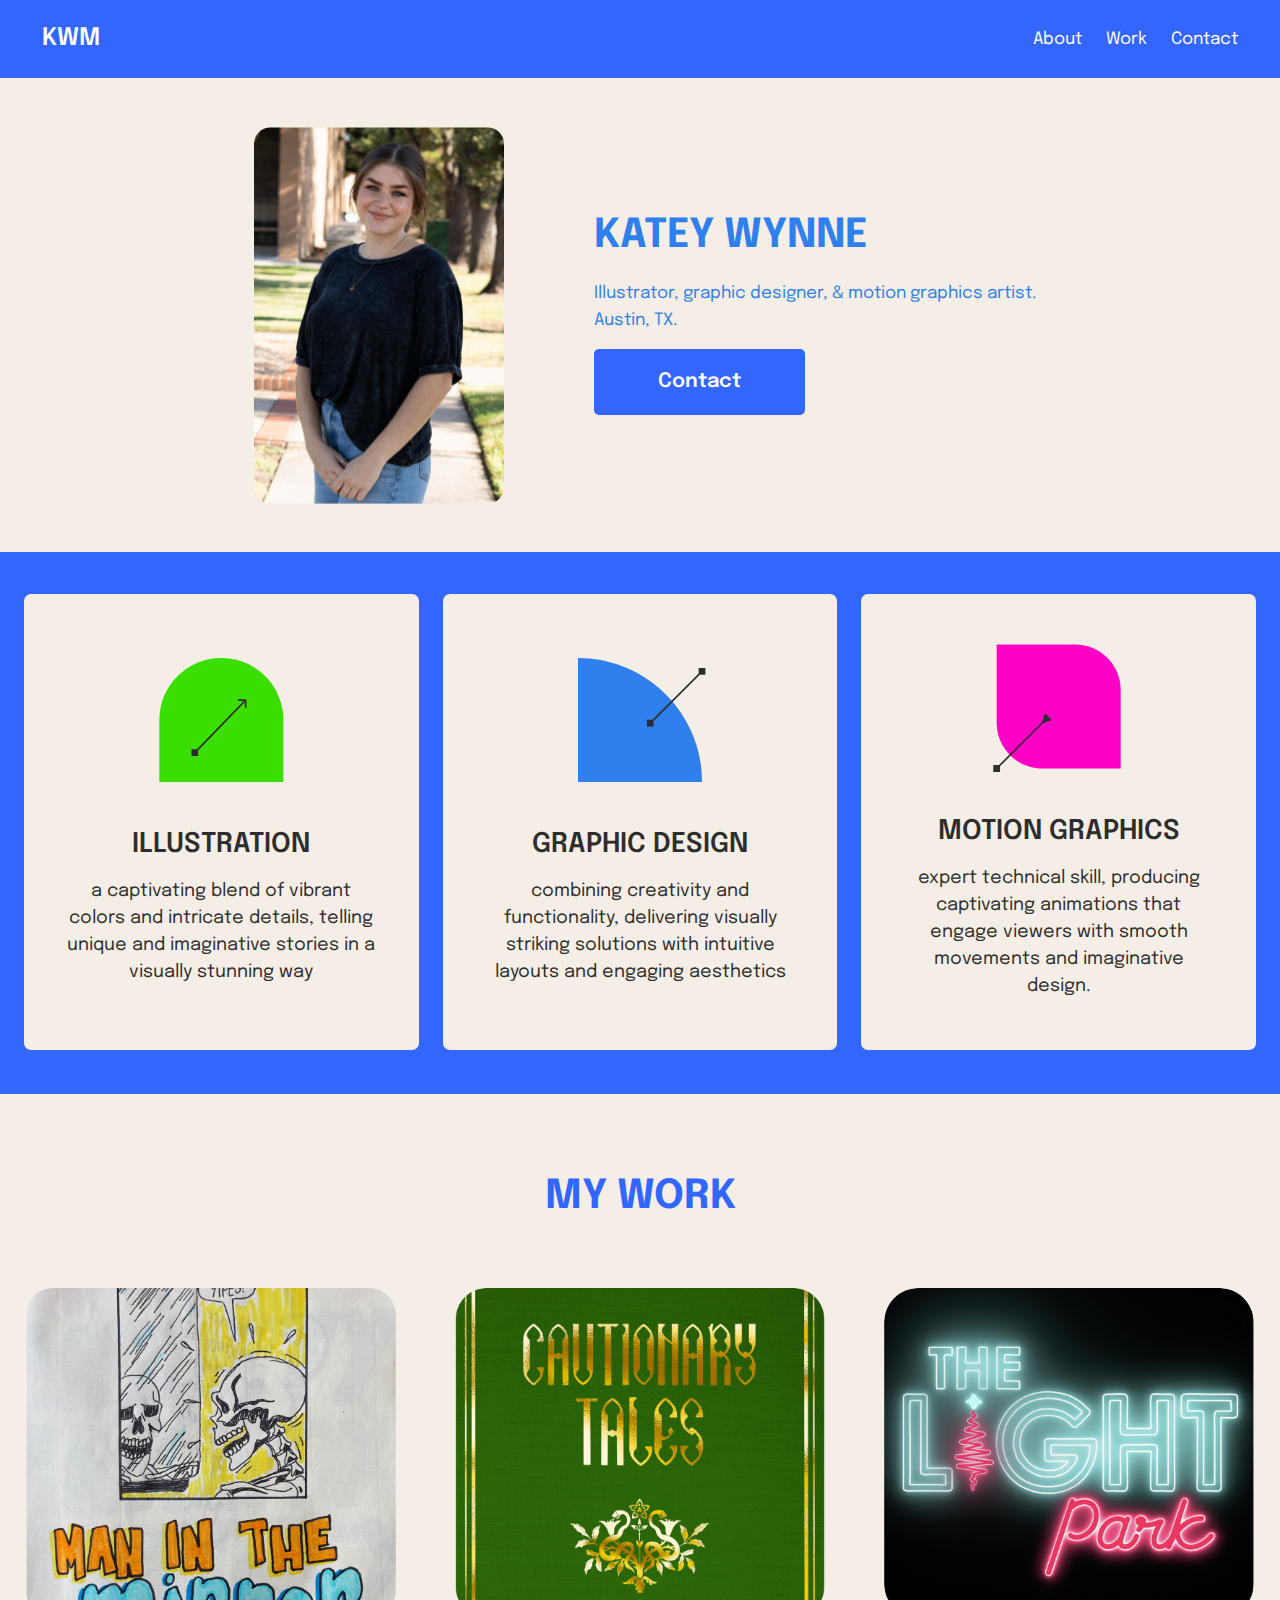
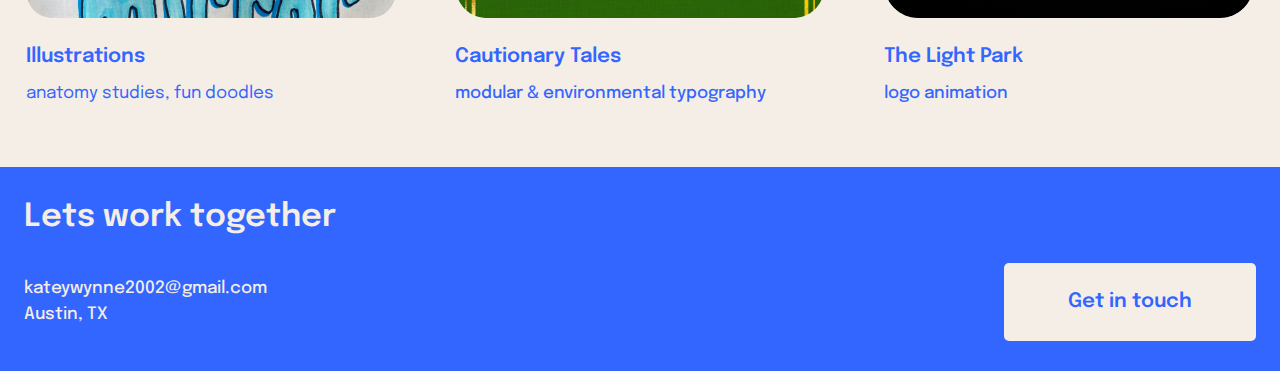
<file: index.html>
<html>
<head>
  <title>KATEY WYNNE</title>
  <meta charset="UTF-8">
  <meta name="viewport" content="width=device-width, initial-scale=1.0">
  <meta http-equiv="X-UA-Compatible" content="ie=edge">
  <title>KATEY WYNNE</title>
  <link rel="stylesheet" href="./assets/styles/style.css">	
  <link rel="stylesheet" href="./assets/styles/vars.css">	
  <link rel="preconnect" href="https://fonts.googleapis.com">
  <link rel="preconnect" href="https://fonts.gstatic.com" crossorigin>
  <link href="https://fonts.googleapis.com/css2?family=Epilogue:ital,wght@0,400;0,500;0,600;0,700;1,400;1,500;1,600;1,700&display=swap" rel="stylesheet">
</head>
<body>
<div class="page">
  <div class="navigation">
    <a href="./index.html" class="kwm">KWM</a>
    <div class="menu-items">
      <a href="./about.html" class="about">About</a>
      <a href="./work.html" class="work">Work</a>
      <a href="mailto:kateywynne2002@gmail.com" class="contact">Contact</a>
    </div>
  </div>
 <div class="header-section">
    <div class="header-section2">
      <img class="_2-u-6-a-3682-1" src="./assets/images/katey.png" />
      <div class="header-content">
        <div class="title-subtitle">
          <div class="katey-wynne">KATEY WYNNE</div>
          <div
            class="illustrator-graphic-designer-motion-graphics-artist-austin-tx"
          >
            Illustrator, graphic designer, &amp; motion graphics artist.<br />Austin,
            TX.
          </div>
        </div>
        <a href="mailto:kateywynne2002@gmail" class="button">
	<span class="contact2">Contact</span>      	
</a>
	</div>
    </div>
  </div>
  <div class="skills-section">
    <div class="cards-section">
      <div class="skills-card">
        <svg
          class="skills-card-icon"
          width="125"
          height="124"
          viewBox="0 0 125 124"
          fill="none"
          xmlns="http://www.w3.org/2000/svg"
        >
          <path
            d="M0.333252 62.0001C0.333252 27.7584 28.0916 0 62.3333 0C96.575 0 124.333 27.7584 124.333 62.0001V124H0.333252V62.0001Z"
            fill="#3ADF00"
          />
          <path
            d="M32.5018 98.0559L39.1 98.0559L39.1 91.2278L32.5018 91.2278L32.5018 98.0559ZM87.4351 42.0452C87.4351 41.5834 87.0733 41.209 86.627 41.209L79.354 41.209C78.9077 41.209 78.5459 41.5834 78.5459 42.0452C78.5459 42.5071 78.9077 42.8815 79.354 42.8815L85.8189 42.8815L85.8189 49.5716C85.8189 50.0335 86.1807 50.4079 86.627 50.4079C87.0733 50.4079 87.4351 50.0335 87.4351 49.5716L87.4351 42.0452ZM36.3723 95.2332L87.1984 42.6366L86.0556 41.4539L35.2295 94.0505L36.3723 95.2332Z"
            fill="#2D2D2D"
          />
        </svg>

        <div class="title-description">
          <div class="title">ILLUSTRATION</div>
          <div
            class="this-is-a-template-figma-file-turned-into-code-using-anima-learn-more-at-anima-app-com"
          >
            a captivating blend of vibrant colors and intricate details, telling
            unique and imaginative stories in a visually stunning way
          </div>
        </div>
      </div>
      <div class="skills-card">
        <svg
          class="skills-card-icon2"
          width="124"
          height="124"
          viewBox="0 0 124 124"
          fill="none"
          xmlns="http://www.w3.org/2000/svg"
        >
          <path
            d="M-0.00012207 0C68.4832 0 124 55.5167 124 124H-0.00012207V0Z"
            fill="#2F80ED"
          />
          <path
            d="M68.8635 68.5748L75.615 68.5748L75.615 61.8234L68.8635 61.8234L68.8635 68.5748ZM127.376 10.0627L120.624 10.0627L120.624 16.8142L127.376 16.8142L127.376 10.0627ZM72.824 65.7838L124.585 14.0231L123.415 12.8538L71.6546 64.6144L72.824 65.7838Z"
            fill="#2D2D2D"
          />
        </svg>

        <div class="title-description">
          <div class="title">GRAPHIC DESIGN</div>
          <div
            class="this-is-a-template-figma-file-turned-into-code-using-anima-learn-more-at-anima-app-com"
          >
            combining creativity and functionality, delivering visually striking
            solutions with intuitive layouts and engaging aesthetics
          </div>
        </div>
      </div>
      <div class="skills-card2">
        <svg
          class="skills-card-icon3"
          width="125"
          height="125"
          viewBox="0 0 125 125"
          fill="none"
          xmlns="http://www.w3.org/2000/svg"
        >
          <path
            d="M0.666748 0.5H79.1882C104.305 0.5 124.667 20.8614 124.667 45.9785V124.5H46.1453C21.0282 124.5 0.666748 104.138 0.666748 79.0213V0.5Z"
            fill="#FF00C7"
          />
          <path
            d="M-2.70899 127.876L4.04248 127.876L4.04248 121.124L-2.70899 121.124L-2.70899 127.876ZM47.1651 79.1712L55.8031 76.1153L49.0516 69.3638L45.9957 78.0018L47.1651 79.1712ZM1.25144 125.085L47.7498 78.5865L46.5804 77.4171L0.0820537 123.915L1.25144 125.085Z"
            fill="#2D2D2D"
          />
        </svg>

        <div class="title-description">
          <div class="title">MOTION GRAPHICS</div>
          <div
            class="this-is-a-template-figma-file-turned-into-code-using-anima-learn-more-at-anima-app-com"
          >
            expert technical skill, producing captivating animations that engage
            viewers with smooth movements and imaginative design.
          </div>
        </div>
      </div>
    </div>
  </div>
  <div class="gallery-section">
    <div class="gallery-section2">
      <div class="latest-work">MY WORK</div>
      <div class="cards-section2">
        <div class="gallery-card">
          <img class="image" src="./assets/images/work_1.png" />
          <div class="title-description2">
            <div class="project-title">Illustrations</div>
            <div class="ui-art-drection">anatomy studies, fun doodles</div>
          </div>
        </div>
        <div class="component-9">
          <img class="image2" src="./assets/images/work_2.png" />
          <div class="title-description2">
            <div class="project-title">Cautionary Tales</div>
            <div class="ui-art-drection2">
              modular &amp; environmental typography
            </div>
          </div>
        </div>
        <div class="component-10">
          <img class="image3" src="./assets/images/work_3.png" />
          <div class="title-description2">
            <div class="project-title">The Light Park</div>
            <div class="ui-art-drection2">logo animation</div>
          </div>
        </div>
      </div>
    </div>
  </div>
  <div class="contact-section">
    <div class="lets-work-together">Lets work together</div>
    <div class="contact-section-content">
      <div class="contact-info">
        <div class="title-description3">
          <div
            class="contact-details"
          >
            kateywynne2002@gmail.com<br />Austin, TX
          </div>
        </div>
      </div>
      <div class="contact-form">
        <a href="mailto:kateywynne2002@gmail" class="button2">
          <div class="contact3">Get in touch</div>
        </a>
      </div>
    </div>
  </div>
</div>
</body>
</html>
</file>
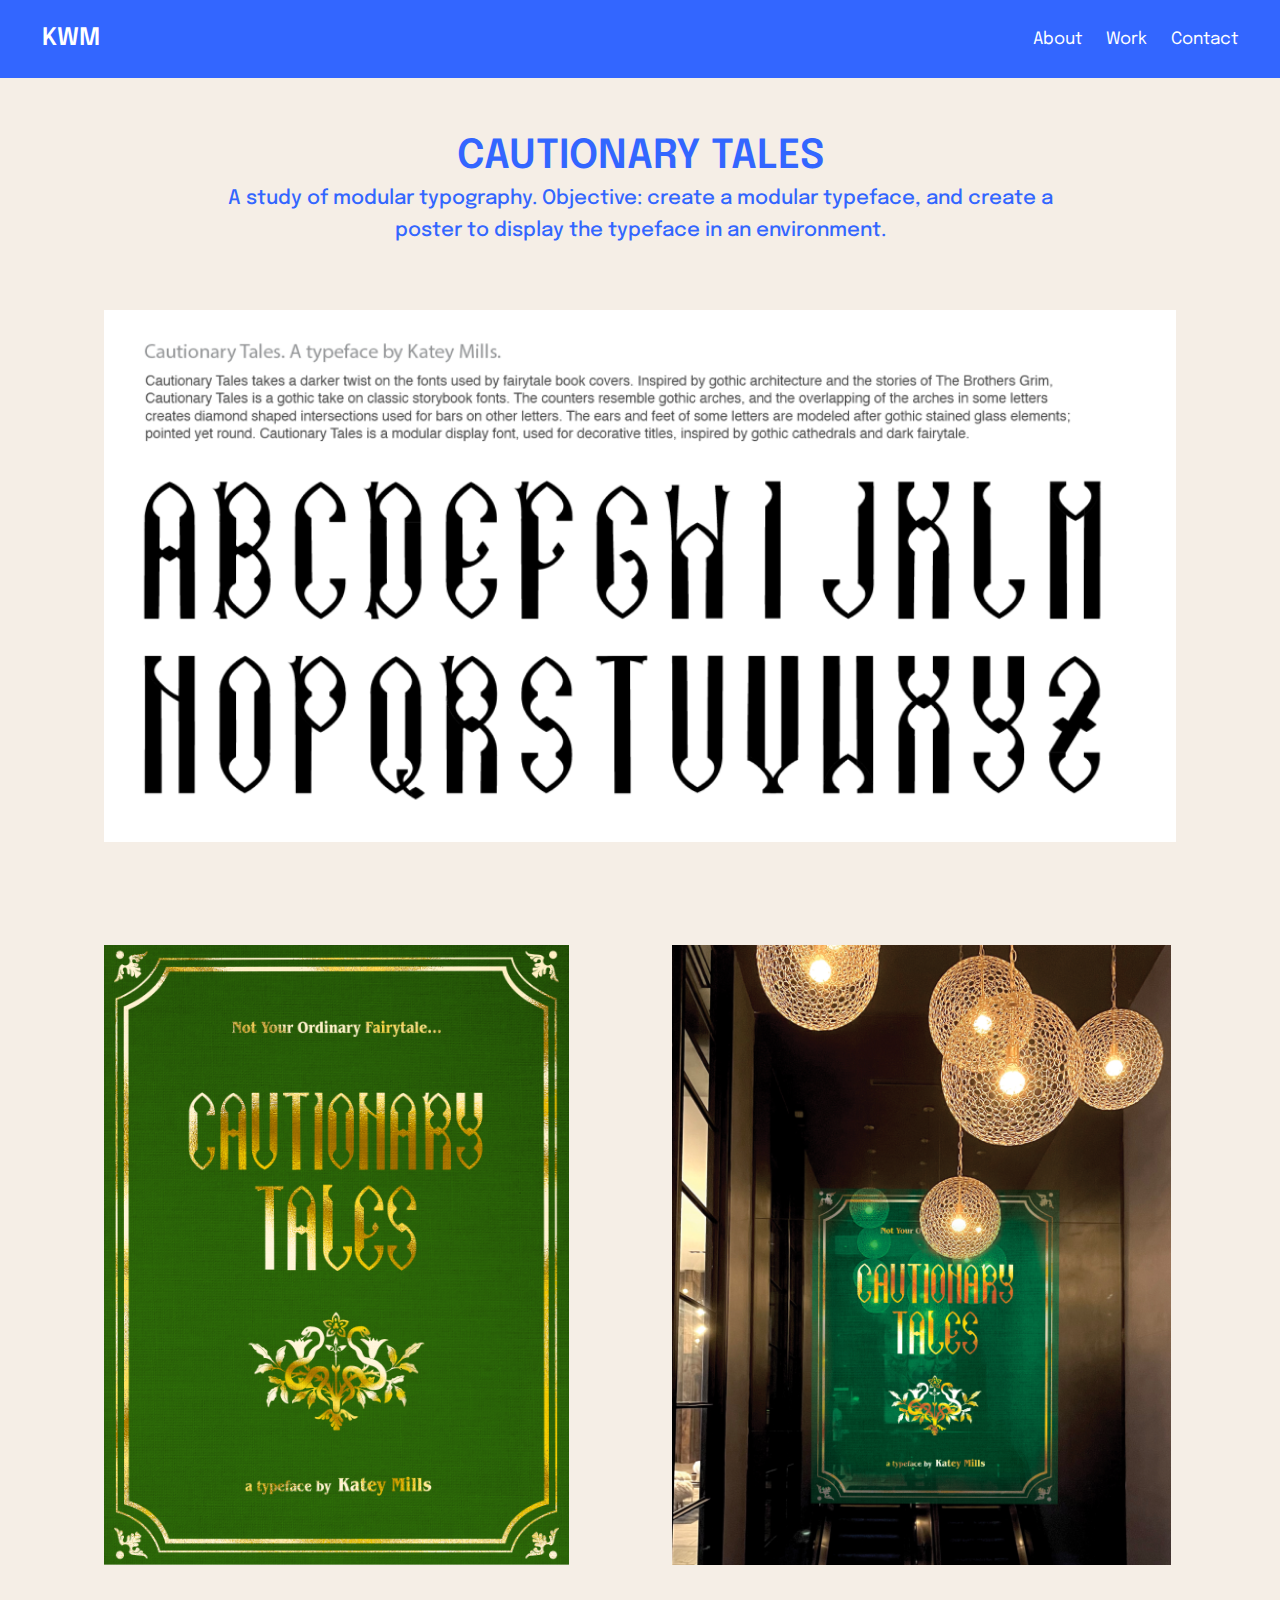
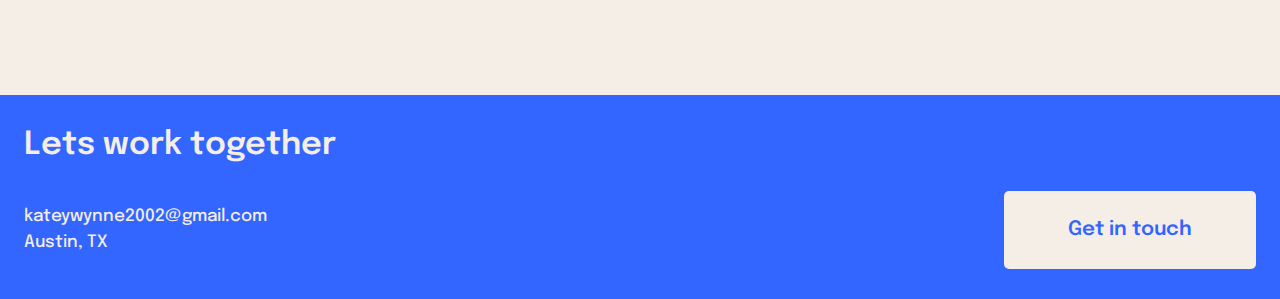
<file: work.html>
<html><head>
  <title>KATEY WYNNE</title>
  <meta charset="UTF-8">
  <meta name="viewport" content="width=device-width, initial-scale=1.0">
  <meta http-equiv="X-UA-Compatible" content="ie=edge">
  <title>KATEY WYNNE</title>
  <link rel="stylesheet" href="./assets/styles/style.css">
  <link rel="stylesheet" href="./assets/styles/vars.css">
  <link rel="preconnect" href="https://fonts.googleapis.com">
  <link rel="preconnect" href="https://fonts.gstatic.com" crossorigin="">
  <link href="https://fonts.googleapis.com/css2?family=Epilogue:ital,wght@0,400;0,500;0,600;0,700;1,400;1,500;1,600;1,700&amp;display=swap" rel="stylesheet">
</head>
<body>
<div class="page">
  <div class="navigation">
    <a href="./index.html" class="kwm">KWM</a>
    <div class="menu-items">
      <a href="./about.html" class="about">About</a>
      <a href="./work.html" class="work">Work</a>
      <a href="mailto:kateywynne2002@gmail.com" class="contact">Contact</a>
    </div>
  </div>
  <div class="work-blurb">
  <div class="work-blurb-title">CAUTIONARY TALES</div>
    <div
      class="work-blurb-description"
    >
      A study of modular typography. Objective: create a modular typeface, and
      create a poster to display the typeface in an environment.
    </div>
  </div> 
  <div class="image-container">
    <img
      class="mills-katey-arts-304-modular-type-1"
      src="./assets/images/cautionary_tales_1.png"
    />
    <img
      class="mills-katey-arts-304-environmental-type-poster-1"
      src="./assets/images/cautionary_tales_2.png"
    />
    <img
      class="mills-katey-arts-304-environmental-type-2-1"
      src="./assets/images/cautionary_tales_3.png"
    />
  </div>
  <div class="contact-section">
    <div class="lets-work-together">Lets work together</div>
    <div class="contact-section-content">
      <div class="contact-info">
        <div class="title-description3">
          <div class="contact-details">
            kateywynne2002@gmail.com<br>Austin, TX
          </div>
        </div>
      </div>
      <div class="contact-form">
        <a href="mailto:kateywynne2002@gmail" class="button2">
          <div class="contact3">Get in touch</div>
        </a>
      </div>
    </div>
  </div>
</div>
</body>
</html>
</file>
<file: assets/styles/style.css>
html, body {
  margin: 0;
  padding: 0;
  background: #F5EEE6;
  font-family: 'Epilogue', sans-serif;
}
a {
  text-decoration: none;
}
.page,
.page * {
  box-sizing: border-box;
}
.page {
  background: #f5eee6;
  display: flex;
  flex-direction: column;
  gap: 0px;
  align-items: center;
  justify-content: flex-start;
}
.navigation {
  background: #3366ff;
  padding: 24px 42px 24px 42px;
  display: flex;
  flex-direction: row;
  align-items: center;
  justify-content: space-between;
  flex-wrap: wrap;
  flex-shrink: 0;
  width: 100%;
  position: relative;
}
.kwm {
  color: #ffffff;
  text-align: left;
  font: 600 24px/30px "Epilogue", sans-serif;
  position: relative;
  width: 64px;
  display: flex;
  align-items: center;
  justify-content: flex-start;
}
.menu-items {
  display: flex;
  flex-direction: row;
  gap: 24px;
  align-items: flex-start;
  justify-content: flex-end;
  flex-shrink: 0;
  position: relative;
}
.about {
  color: var(--white, #ffffff);
  text-align: left;
  font: var(--bodytext, 400 17px/27px "Epilogue", sans-serif);
  position: relative;
  display: flex;
  align-items: center;
  justify-content: flex-start;
}
.work {
  color: var(--white, #ffffff);
  text-align: left;
  font: var(--bodytext, 400 17px/27px "Epilogue", sans-serif);
  position: relative;
  display: flex;
  align-items: center;
  justify-content: flex-start;
}
.contact {
  color: var(--white, #ffffff);
  text-align: left;
  font: var(--bodytext, 400 17px/27px "Epilogue", sans-serif);
  position: relative;
  display: flex;
  align-items: center;
  justify-content: flex-start;
}
.contact-details {
  color: #f5eee6;
  text-align: left;
  font: 500 17px/26px "Epilogue", sans-serif;
  position: relative;
  align-self: stretch;
}
.header-section {
  display: flex;
  flex-direction: row;
  gap: 0px;
  align-items: flex-start;
  justify-content: flex-start;
  flex-shrink: 0;
  position: relative;
}
.header-section2 {
  background: #f5eee6;
  padding: 42px 180px 42px 254px;
  display: flex;
  flex-direction: row;
  gap: 90px;
  align-items: center;
  justify-content: flex-start;
  flex-wrap: wrap;
  flex-shrink: 0;
  width: 1280px;
  height: 474px;
  position: relative;
}
._2-u-6-a-3682-1 {
  border-radius: 16px;
  flex-shrink: 0;
  width: 250px;
  height: 377px;
  position: relative;
}
.header-content {
  padding: 21px 0px 21px 0px;
  display: flex;
  flex-direction: column;
  align-items: flex-start;
  justify-content: center;
  flex: 1;
  height: 272px;
  min-width: 320px;
  max-width: 620px;
  position: relative;
}
.title-subtitle {
  display: flex;
  flex-direction: column;
  gap: 24px;
  align-items: flex-start;
  justify-content: flex-start;
  align-self: stretch;
  flex-shrink: 0;
  height: 151px;
  position: relative;
}
.katey-wynne {
  color: var(--blue-1, #2f80ed);
  text-align: left;
  font: 700 40px "Epilogue", sans-serif;
  position: relative;
  align-self: stretch;
  display: flex;
  align-items: center;
  justify-content: flex-start;
}
.illustrator-graphic-designer-motion-graphics-artist-austin-tx {
  color: var(--blue-1, #2f80ed);
  text-align: left;
  font: var(--bodytext, 400 17px/27px "Epilogue", sans-serif);
  position: relative;
  align-self: stretch;
  height: 59px;
}
.button {
  margin: -17px 0 0 0;
  background: #3366ff;
  border-radius: 5px;
  padding: 24px 64px 24px 64px;
  display: flex;
  flex-direction: row;
  gap: 10px;
  align-items: center;
  justify-content: center;
  flex-shrink: 0;
  width: 211px;
  height: 66px;
  position: relative;
}
.contact2 {
  color: var(--white, #ffffff);
  text-align: center;
  font: 600 20px/30px "Epilogue", sans-serif;
  position: relative;
  display: flex;
  align-items: center;
  justify-content: center;
}
.skills-section {
  background: #3366ff;
  padding: 42px 24px 42px 24px;
  display: flex;
  flex-direction: column;
  gap: 42px;
  align-items: center;
  justify-content: flex-start;
  flex-shrink: 0;
  width: 1280px;
  position: relative;
  overflow: hidden;
}
.cards-section {
  display: flex;
  flex-direction: row;
  gap: 24px;
  align-items: flex-start;
  justify-content: flex-start;
  flex-wrap: wrap;
  align-self: stretch;
  flex-shrink: 0;
  height: 458px;
  position: relative;
}
.skills-card {
  background: #f5eee6;
  border-radius: 7px;
  padding: 64px 42px 64px 42px;
  display: flex;
  flex-direction: column;
  gap: 42px;
  align-items: center;
  justify-content: center;
  flex: 1;
  min-width: 320px;
  position: relative;
}
.skills-card-icon {
  flex-shrink: 0;
  position: relative;
  overflow: visible;
}
.title-description {
  display: flex;
  flex-direction: column;
  gap: 12px;
  align-items: flex-start;
  justify-content: flex-start;
  align-self: stretch;
  flex-shrink: 0;
  position: relative;
}
.title {
  color: var(--black, #2d2d2d);
  text-align: center;
  font: var(--h-3, 600 27px/42px "Epilogue", sans-serif);
  position: relative;
  align-self: stretch;
  height: 42px;
}
.this-is-a-template-figma-file-turned-into-code-using-anima-learn-more-at-anima-app-com {
  color: var(--black, #2d2d2d);
  text-align: center;
  font: 400 18px/27px "Epilogue", sans-serif;
  position: relative;
  align-self: stretch;
}
.skills-card-icon2 {
  flex-shrink: 0;
  position: relative;
  overflow: visible;
}
.skills-card2 {
  background: #f5eee6;
  border-radius: 7px;
  padding: 64px 42px 64px 42px;
  display: flex;
  flex-direction: column;
  gap: 42px;
  align-items: center;
  justify-content: center;
  flex: 1;
  height: 456px;
  min-width: 320px;
  position: relative;
}
.skills-card-icon3 {
  flex-shrink: 0;
  position: relative;
  overflow: visible;
}
.gallery-section {
  display: flex;
  flex-direction: column;
  gap: 0px;
  align-items: flex-start;
  justify-content: flex-start;
  flex-shrink: 0;
  width: 1277px;
  height: 673px;
  position: relative;
}
.gallery-section2 {
  background: #f5eee6;
  padding: 80px 24px 80px 24px;
  display: flex;
  flex-direction: column;
  gap: 68px;
  align-items: center;
  justify-content: flex-start;
  align-self: stretch;
  flex-shrink: 0;
  position: relative;
  overflow: hidden;
}
.latest-work {
  color: #3366ff;
  text-align: center;
  font: 700 40px/45.5px "Epilogue", sans-serif;
  position: relative;
}
.cards-section2 {
  border-radius: 7px;
  display: flex;
  flex-direction: row;
  gap: 59px;
  align-items: center;
  justify-content: center;
  flex-wrap: wrap;
  align-self: stretch;
  flex-shrink: 0;
  position: relative;
}
.gallery-card {
  display: flex;
  flex-direction: column;
  gap: 24px;
  align-items: flex-start;
  justify-content: flex-start;
  flex: 1;
  min-width: 320px;
  position: relative;
}
.image {
  border-radius: 26px;
  align-self: stretch;
  flex-shrink: 0;
  height: 330px;
  position: relative;
}
.title-description2 {
  display: flex;
  flex-direction: column;
  gap: 8px;
  align-items: flex-start;
  justify-content: flex-start;
  align-self: stretch;
  flex-shrink: 0;
  position: relative;
}
.project-title {
  color: #3366ff;
  text-align: left;
  font: var(--subtitle, 600 20px/30px "Epilogue", sans-serif);
  position: relative;
  align-self: stretch;
}
.ui-art-drection {
  color: #3366ff;
  text-align: left;
  font: var(--bodytext, 400 17px/27px "Epilogue", sans-serif);
  position: relative;
  align-self: stretch;
}
.component-9 {
  display: flex;
  flex-direction: column;
  gap: 24px;
  align-items: flex-start;
  justify-content: flex-start;
  flex: 1;
  min-width: 320px;
  position: relative;
}
.image2 {
  border-radius: 31px;
  align-self: stretch;
  flex-shrink: 0;
  height: 330px;
  position: relative;
}
.ui-art-drection2 {
  color: #3366ff;
  text-align: left;
  font: 500 17px/27px "Epilogue", sans-serif;
  position: relative;
  align-self: stretch;
}
.component-10 {
  display: flex;
  flex-direction: column;
  gap: 24px;
  align-items: flex-start;
  justify-content: flex-start;
  flex: 1;
  min-width: 320px;
  position: relative;
}
.image3 {
  border-radius: 34px;
  align-self: stretch;
  flex-shrink: 0;
  height: 330px;
  position: relative;
}
.contact-section {
  background: #3366ff;
  padding: 30px 24px 30px 24px;
  display: flex;
  flex-direction: column;
  gap: 24px;
  align-items: flex-start;
  justify-content: flex-start;
  align-self: stretch;
  flex-shrink: 0;
  position: relative;
}
.lets-work-together {
  color: #f5eee6;
  text-align: left;
  font: var(--h-2, 600 32px/42px "Epilogue", sans-serif);
  position: relative;
  width: 626px;
}
.contact-section-content {
  display: flex;
  flex-direction: row;
  gap: 156px;
  align-items: center;
  justify-content: flex-start;
  flex-wrap: wrap;
  align-self: stretch;
  flex-shrink: 0;
  position: relative;
}
.contact-info {
  display: flex;
  flex-direction: column;
  gap: 42px;
  align-items: flex-start;
  justify-content: flex-start;
  flex: 1;
  min-width: 320px;
  position: relative;
}
.title-description3 {
  display: flex;
  flex-direction: column;
  gap: 42px;
  align-items: flex-start;
  justify-content: flex-start;
  align-self: stretch;
  flex-shrink: 0;
  position: relative;
}
.this-is-a-template-figma-file-turned-into-code-using-anima-learn-more-at-anima-app-com-this-is-a-template-figma-file-turned-into-code-using-anima-learn-more-at-anima-app-com {
  color: #f5eee6;
  text-align: left;
  font: 500 17px/26px "Epilogue", sans-serif;
  position: relative;
  align-self: stretch;
}
.social-links {
  display: flex;
  flex-direction: row;
  gap: 24px;
  align-items: flex-start;
  justify-content: flex-start;
  align-self: stretch;
  flex-shrink: 0;
  position: relative;
}
.discord {
  flex-shrink: 0;
  position: relative;
  overflow: visible;
}
.facebook {
  flex-shrink: 0;
  position: relative;
  overflow: visible;
}
.dribbble {
  flex-shrink: 0;
  position: relative;
  overflow: visible;
}
.nstagram {
  flex-shrink: 0;
  position: relative;
  overflow: visible;
}
.behance {
  flex-shrink: 0;
  position: relative;
  overflow: visible;
}
.contact-form {
  display: flex;
  flex-direction: column;
  gap: 24px;
  align-items: flex-end;
  justify-content: center;
  flex-shrink: 0;
  width: 320px;
  min-width: 320px;
  max-width: 520px;
  position: relative;
}
.button2 {
  background: #f5eee6;
  border-radius: 5px;
  padding: 24px 64px 24px 64px;
  display: flex;
  flex-direction: row;
  gap: 10px;
  align-items: center;
  justify-content: center;
  flex-shrink: 0;
  position: relative;
}
.contact3 {
  color: #3366ff;
  text-align: center;
  font: 600 20px/30px "Epilogue", sans-serif;
  position: relative;
  display: flex;
  align-items: center;
  justify-content: center;
}
.about-blurb {
  display: flex;
  gap: 64px;
  margin-top: 84px;
  margin-bottom: 84px;
  align-items: center;
}
._2-u-6-a-3685-1 {
  border-radius: 38px;
  flex-shrink: 0;
  width: 469px;
  height: 724.81px;
  position: relative;
}
.katey-wynne-about {
  color: #3366ff;
  text-align: left;
  font: 700 40px/27px "Epilogue", sans-serif;
  position: relative;
}
.is-an-illustrator {
  color: #3366ff;
  text-align: left;
  font: 500 26px/34px "Epilogue", sans-serif;
  position: relative;
  width: 462px;
  margin-top: 14px
}
.rectangle-view-resume {
  background: #ff00c7;
  border-radius: 19px;
  flex-shrink: 0;
  width: 1163px;
  height: 222px;
  position: relative;
  justify-content: center;
  align-items: center;
  display: flex;
  margin-top: 100px;
  margin-bottom: 130px;
}
.view-resume-button { 
  background: #ffffff;
  border-radius: 5px;
  padding: 24px 64px 24px 64px;
  display: flex;
  flex-direction: row;
  gap: 10px;
  align-items: center;
  justify-content: center;
  flex-shrink: 0;
  width: 423px;
  height: 84.32px;
  position: relative;
}
.view-resume-button-content {
  color: #3366ff;
  text-align: center;
  font: 600 20px/30px "Epilogue", sans-serif;
  position: relative;
  display: flex;
  align-items: center;
  justify-content: center;
}
.work-blurb {
  display: flex;
  flex-direction: column;
  gap: 11px;
  align-items: center;
  justify-content: flex-start;
  position: relative;
  margin-top: 64px;
  margin-bottom: 64px;
}
.work-blurb-title {
  color: #3366ff;
  text-align: center;
  font: 600 40px/30px "Epilogue", sans-serif;
  position: relative;
  width: 487px;
  height: 30px;
}
.work-blurb-description {
  color: #3366ff;
  text-align: center;
  font: 500 20px/31.5px "Epilogue", sans-serif;
  position: relative;
  width: 842px;
}
.image-container {
  display: flex;
  flex-direction: row;
  gap: 103px;
  align-items: flex-end;
  justify-content: flex-start;
  flex-wrap: wrap;
  flex-shrink: 0;
  width: 1072px;
  position: relative;
  margin-bottom: 130px;
}
.mills-katey-arts-304-modular-type-1 {
  flex-shrink: 0;
  width: 1072px;
  height: 532px;
  position: relative;
}
.mills-katey-arts-304-environmental-type-poster-1 {
  flex-shrink: 0;
  width: 465px;
  height: 620px;
  position: relative;
}
.mills-katey-arts-304-environmental-type-2-1 {
  flex-shrink: 0;
  width: 499px;
  height: 620px;
  position: relative;
}
</file>
<file: assets/styles/vars.css>
:root {
  --black: #2d2d2d;
  --white: #ffffff;
  --green: #009379;
  --red: #ff6250;
  --pink: #f3afa8;
  --grey: #f3f3f3;
  --yellow: #f7d684;

  --h-1: 600 100px "Epilogue", sans-serif;
  --h-2: 600 32px/42px "Epilogue", sans-serif;
  --subtitle: 600 20px/30px "Epilogue", sans-serif;
  --bodytext: 400 17px/27px "Epilogue", sans-serif;
  --h-1-mobile: 600 65px "Epilogue", sans-serif;
  --h-3: 600 27px/42px "Epilogue", sans-serif;
}
</file>
